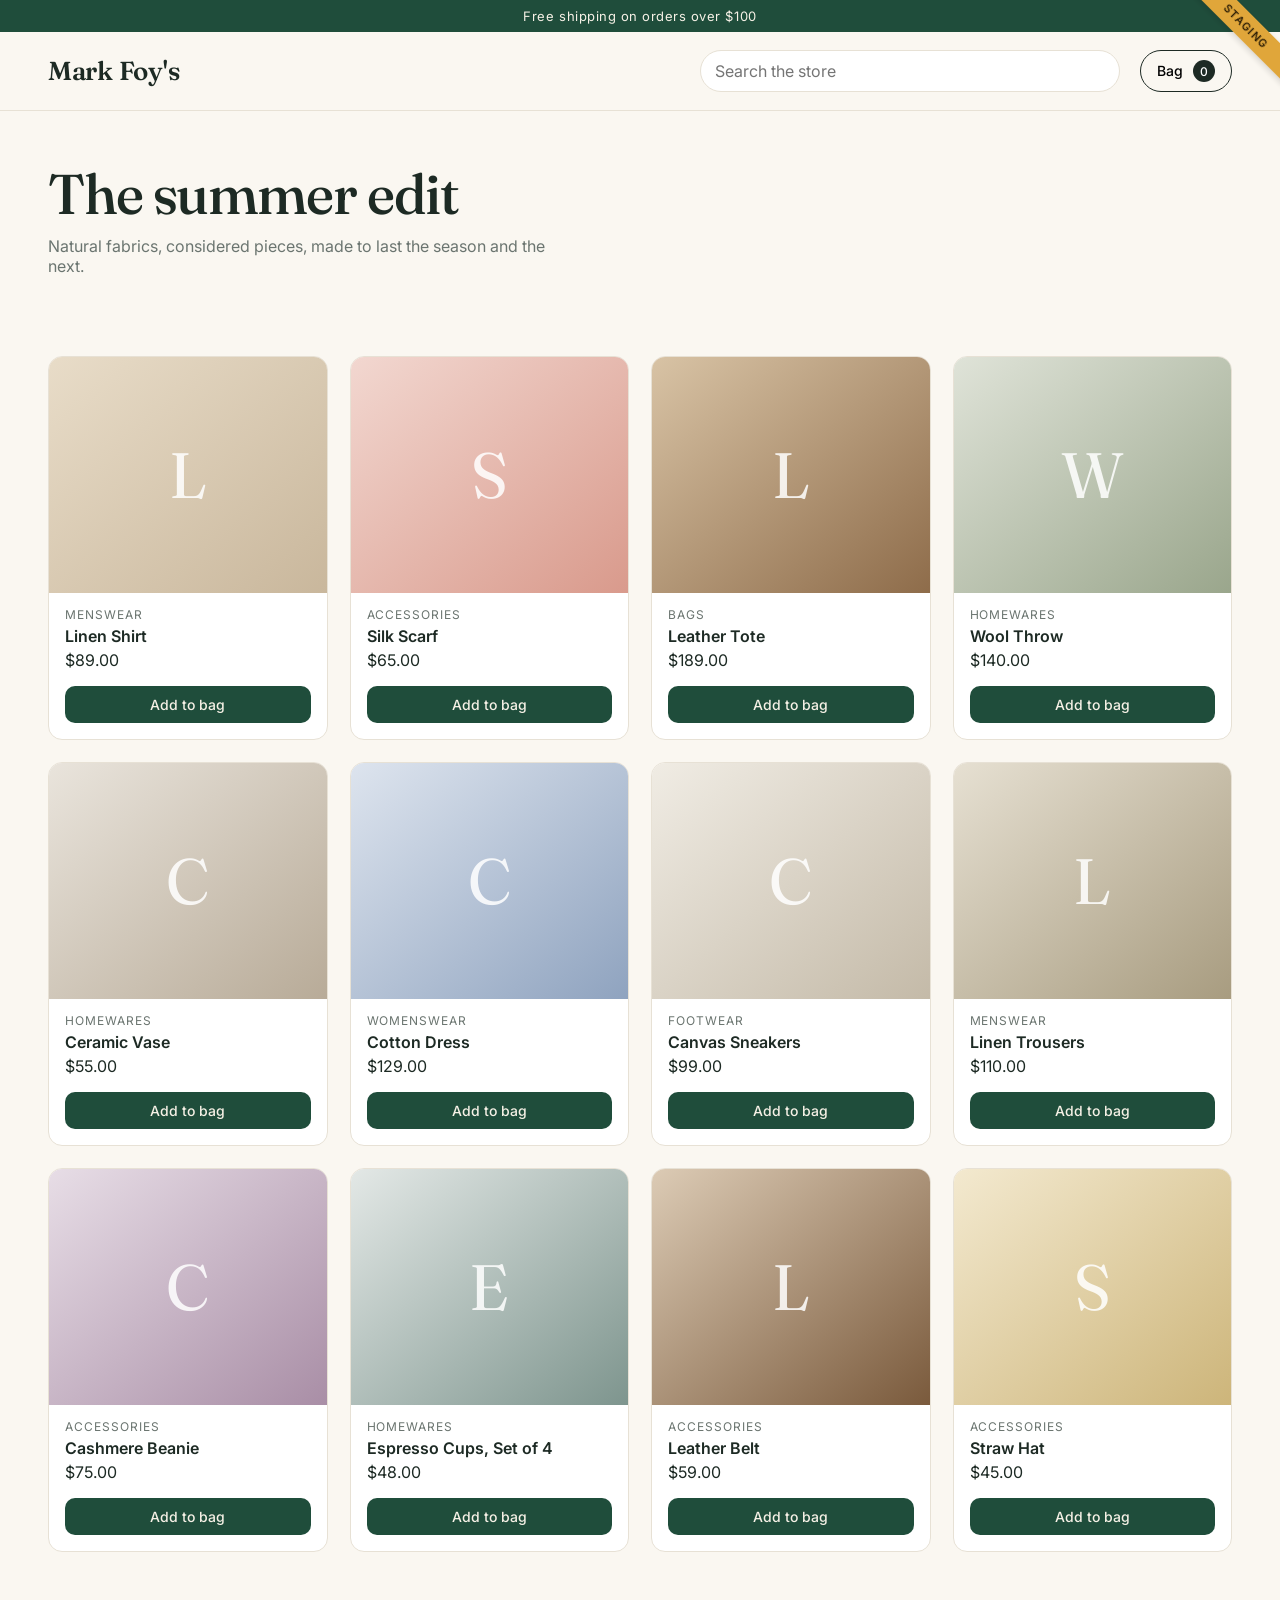
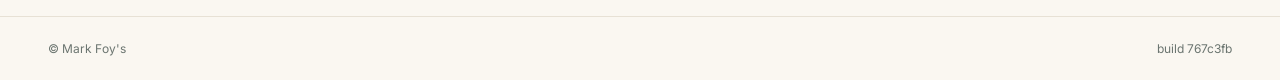
<file: index.html>
<!doctype html>
<html lang="en">
<head>
  <meta charset="utf-8">
  <meta name="viewport" content="width=device-width, initial-scale=1">
  <title>Mark Foy's</title>
  <link rel="preconnect" href="https://fonts.googleapis.com">
  <link href="https://fonts.googleapis.com/css2?family=Fraunces:opsz,wght@9..144,500;9..144,600&family=Inter:wght@400;500;600&display=swap" rel="stylesheet">
  <link rel="stylesheet" href="assets/styles.css">
</head>
<body>
  <div class="env-ribbon" id="env-ribbon" hidden></div>
  <div class="promo" data-testid="promo-banner">Free shipping on orders over $100</div>
  <header class="site-header">
    <a class="brand" href="./">Mark Foy's</a>
    <div class="search">
      <input id="search" data-testid="search-input" type="search" placeholder="Search the store" autocomplete="off">
    </div>
    <button class="bag-button" id="open-bag" data-testid="open-bag">Bag <span id="bag-count" data-testid="bag-count">0</span></button>
  </header>

  <main>
    <section class="hero">
      <h1>The summer edit</h1>
      <p>Natural fabrics, considered pieces, made to last the season and the next.</p>
    </section>
    <p class="results-note" id="results-note" data-testid="results-note"></p>
    <section class="grid" id="grid" data-testid="product-grid"></section>
  </main>

  <aside class="bag" id="bag" data-testid="bag" aria-hidden="true">
    <div class="bag-head">
      <h2>Your bag</h2>
      <button class="icon-button" id="close-bag" aria-label="Close bag">&times;</button>
    </div>
    <div class="bag-lines" id="bag-lines" data-testid="bag-lines"></div>
    <form class="code-form" id="code-form" data-testid="code-form">
      <input id="code-input" data-testid="code-input" placeholder="Discount code" autocomplete="off">
      <button type="submit" data-testid="apply-code">Apply</button>
    </form>
    <p class="code-msg" id="code-msg" data-testid="code-msg"></p>
    <div class="codes" id="codes" data-testid="applied-codes"></div>
    <dl class="totals" data-testid="totals">
      <div><dt>Subtotal</dt><dd id="t-subtotal" data-testid="subtotal"></dd></div>
      <div><dt>Discount</dt><dd id="t-discount" data-testid="discount"></dd></div>
      <div><dt>Shipping</dt><dd id="t-shipping" data-testid="shipping"></dd></div>
      <div class="grand"><dt>Total</dt><dd id="t-total" data-testid="total"></dd></div>
    </dl>
    <a class="checkout-button" href="checkout.html" data-testid="checkout">Checkout</a>
  </aside>
  <div class="scrim" id="scrim"></div>

  <footer class="site-footer"><span>&copy; Mark Foy's</span><span id="build" data-testid="build"></span></footer>
  <script type="module" src="src/ui/app.js"></script>
</body>
</html>
</file>
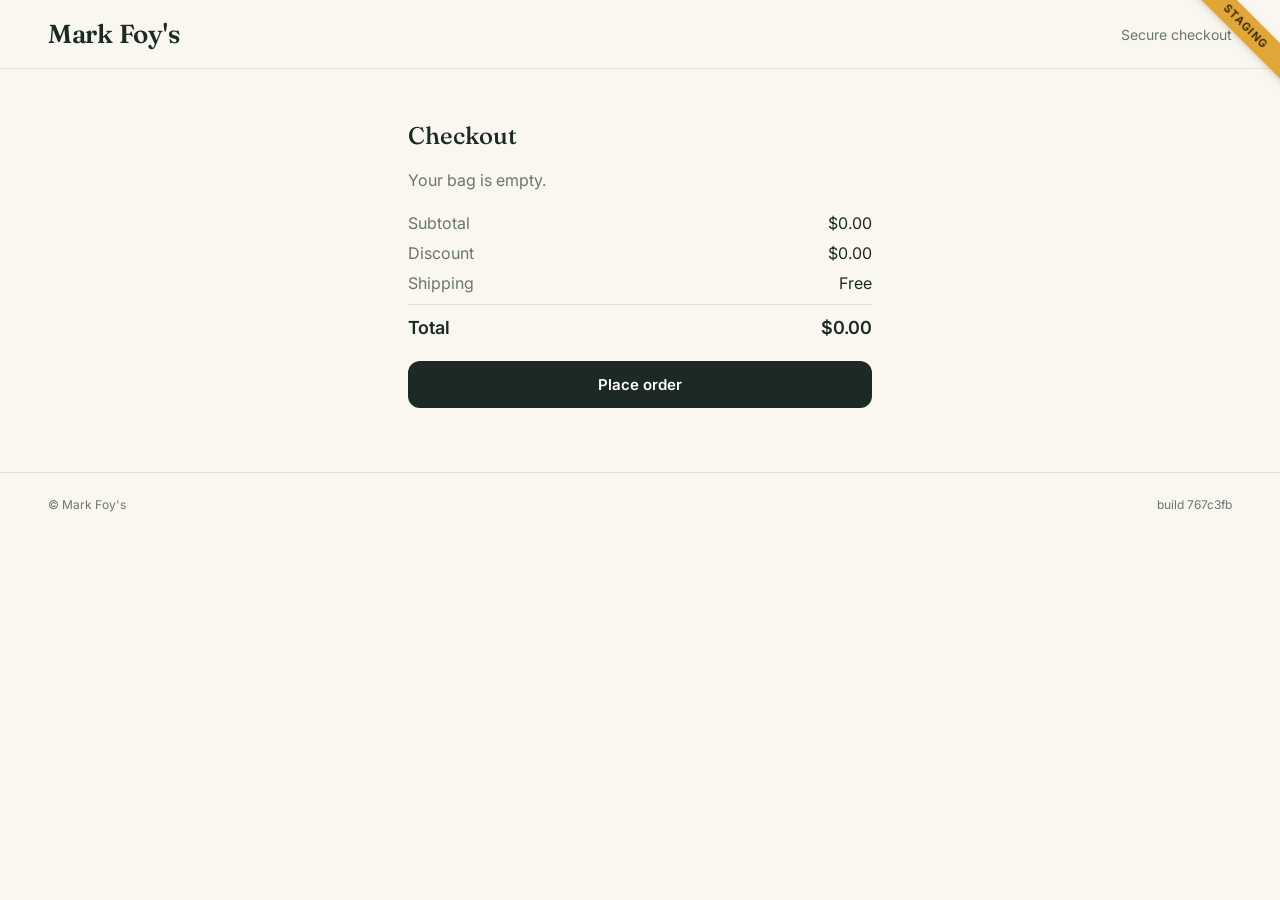
<file: checkout.html>
<!doctype html>
<html lang="en">
<head>
  <meta charset="utf-8">
  <meta name="viewport" content="width=device-width, initial-scale=1">
  <title>Checkout · Mark Foy's</title>
  <link href="https://fonts.googleapis.com/css2?family=Fraunces:opsz,wght@9..144,500;9..144,600&family=Inter:wght@400;500;600&display=swap" rel="stylesheet">
  <link rel="stylesheet" href="assets/styles.css">
</head>
<body>
  <div class="env-ribbon" id="env-ribbon" hidden></div>
  <header class="site-header">
    <a class="brand" href="./">Mark Foy's</a>
    <span class="secure">Secure checkout</span>
  </header>
  <main class="checkout">
    <section>
      <h1>Checkout</h1>
      <div id="summary-lines" data-testid="summary-lines"></div>
      <dl class="totals" data-testid="checkout-totals">
        <div><dt>Subtotal</dt><dd data-testid="subtotal" id="c-subtotal"></dd></div>
        <div><dt>Discount</dt><dd data-testid="discount" id="c-discount"></dd></div>
        <div><dt>Shipping</dt><dd data-testid="shipping" id="c-shipping"></dd></div>
        <div class="grand"><dt>Total</dt><dd data-testid="total" id="c-total"></dd></div>
      </dl>
      <button class="checkout-button" id="place-order" data-testid="place-order">Place order</button>
      <p class="confirm" id="confirm" data-testid="confirmation" hidden>Thank you. Your order is confirmed.</p>
    </section>
  </main>
  <footer class="site-footer"><span>&copy; Mark Foy's</span><span id="build" data-testid="build"></span></footer>
  <script type="module" src="src/ui/checkout.js"></script>
</body>
</html>
</file>
<file: assets/styles.css>
:root {
  --ink: #1d2a24;
  --muted: #6b7570;
  --paper: #faf7f1;
  --card: #ffffff;
  --line: #e7e1d5;
  --brand: #1f4d3b;
  --brand-ink: #f6f1e6;
  --accent: #b5643c;
}
* { box-sizing: border-box; }
body { margin: 0; font-family: Inter, system-ui, sans-serif; color: var(--ink); background: var(--paper); }
a { color: inherit; }
.promo { background: var(--brand); color: var(--brand-ink); text-align: center; font-size: 13px; letter-spacing: .04em; padding: 8px 16px; }
.env-ribbon { position: fixed; top: 14px; right: -38px; transform: rotate(45deg); background: #e0a63a; color: #2b1d05; font: 600 11px/1 Inter, sans-serif; letter-spacing: .12em; text-transform: uppercase; padding: 7px 44px; z-index: 50; box-shadow: 0 2px 6px rgba(0,0,0,.15); }
.site-header { display: flex; align-items: center; gap: 20px; padding: 18px clamp(16px, 4vw, 48px); border-bottom: 1px solid var(--line); background: var(--paper); position: sticky; top: 0; z-index: 10; }
.brand { font-family: Fraunces, Georgia, serif; font-weight: 600; font-size: 26px; text-decoration: none; letter-spacing: -.01em; }
.search { flex: 1; max-width: 420px; margin-left: auto; }
.search input { width: 100%; padding: 10px 14px; border: 1px solid var(--line); border-radius: 999px; background: #fff; font: inherit; }
.bag-button { border: 1px solid var(--ink); background: transparent; border-radius: 999px; padding: 9px 16px; font: 500 14px Inter, sans-serif; cursor: pointer; }
.bag-button span { display: inline-grid; place-items: center; min-width: 22px; height: 22px; margin-left: 6px; border-radius: 999px; background: var(--ink); color: #fff; font-size: 12px; }
.secure { margin-left: auto; color: var(--muted); font-size: 14px; }
main { padding: 0 clamp(16px, 4vw, 48px) 64px; }
.hero { padding: 48px 0 28px; }
.hero h1 { font-family: Fraunces, Georgia, serif; font-weight: 500; font-size: clamp(34px, 5vw, 56px); margin: 0 0 8px; letter-spacing: -.02em; }
.hero p { color: var(--muted); max-width: 520px; margin: 0; }
.results-note { color: var(--muted); min-height: 20px; }
.grid { display: grid; grid-template-columns: repeat(auto-fill, minmax(220px, 1fr)); gap: 22px; }
.card { background: var(--card); border: 1px solid var(--line); border-radius: 14px; overflow: hidden; display: flex; flex-direction: column; }
.art { aspect-ratio: 4 / 3.4; background: linear-gradient(140deg, var(--a), var(--b)); display: grid; place-items: center; }
.art span { font-family: Fraunces, Georgia, serif; font-size: 64px; color: rgba(255,255,255,.85); }
.meta { padding: 14px 16px 6px; }
.cat { margin: 0; font-size: 12px; text-transform: uppercase; letter-spacing: .08em; color: var(--muted); }
.meta h3 { margin: 4px 0; font-size: 16px; font-weight: 600; }
.price { margin: 0; }
.add { margin: 10px 16px 16px; padding: 10px; border: 0; border-radius: 10px; background: var(--brand); color: var(--brand-ink); font: 500 14px Inter, sans-serif; cursor: pointer; }
.add:hover { filter: brightness(1.1); }
.bag { position: fixed; top: 0; right: 0; height: 100%; width: min(420px, 100%); background: #fff; border-left: 1px solid var(--line); transform: translateX(100%); transition: transform .25s ease; z-index: 30; display: flex; flex-direction: column; padding: 22px; overflow-y: auto; }
.bag.open { transform: none; }
.scrim { position: fixed; inset: 0; background: rgba(20,25,22,.35); opacity: 0; pointer-events: none; transition: opacity .25s; z-index: 20; }
.scrim.show { opacity: 1; pointer-events: auto; }
.bag-head { display: flex; justify-content: space-between; align-items: center; }
.bag-head h2 { font-family: Fraunces, Georgia, serif; font-weight: 500; margin: 0; }
.icon-button { border: 0; background: none; font-size: 28px; cursor: pointer; }
.line { display: grid; grid-template-columns: 1fr auto; gap: 6px 12px; padding: 14px 0; border-bottom: 1px solid var(--line); }
.line-name { margin: 0; font-weight: 500; }
.line-price { margin: 2px 0 0; color: var(--muted); font-size: 14px; }
.qty { display: flex; align-items: center; gap: 4px; }
.qty button { width: 30px; height: 30px; border: 1px solid var(--line); background: #fff; border-radius: 8px; cursor: pointer; }
.qty input { width: 40px; text-align: center; padding: 5px; border: 1px solid var(--line); border-radius: 8px; font: inherit; }
.remove { grid-column: 1 / -1; justify-self: start; border: 0; background: none; color: var(--muted); font-size: 13px; padding: 0; cursor: pointer; text-decoration: underline; }
.empty { color: var(--muted); }
.code-form { display: flex; gap: 8px; margin-top: 18px; }
.code-form input { flex: 1; padding: 10px 12px; border: 1px solid var(--line); border-radius: 10px; font: inherit; text-transform: uppercase; }
.code-form button { padding: 10px 16px; border: 1px solid var(--ink); background: #fff; border-radius: 10px; font: 500 14px Inter, sans-serif; cursor: pointer; }
.code-msg { font-size: 13px; min-height: 18px; margin: 6px 0; }
.code-msg.ok { color: var(--brand); }
.code-msg.err { color: #a33; }
.codes { display: flex; flex-wrap: wrap; gap: 6px; }
.chip { background: #eef3ef; color: var(--brand); border-radius: 999px; padding: 4px 6px 4px 10px; font-size: 12px; }
.chip button { border: 0; background: none; cursor: pointer; color: inherit; }
.totals { margin: 18px 0; }
.totals div { display: flex; justify-content: space-between; padding: 5px 0; }
.totals dt { color: var(--muted); }
.totals dd { margin: 0; }
.totals .grand { border-top: 1px solid var(--line); margin-top: 6px; padding-top: 12px; font-weight: 600; font-size: 18px; }
.totals .grand dt { color: var(--ink); }
.checkout-button { display: block; text-align: center; text-decoration: none; padding: 14px; border-radius: 12px; background: var(--ink); color: #fff; font: 600 15px Inter, sans-serif; border: 0; cursor: pointer; width: 100%; }
.checkout-button:disabled { opacity: .5; }
.checkout { max-width: 560px; margin: 0 auto; padding-top: 32px; }
.checkout h1 { font-family: Fraunces, Georgia, serif; font-weight: 500; }
.confirm { color: var(--brand); font-weight: 500; }
.site-footer { display: flex; justify-content: space-between; padding: 24px clamp(16px, 4vw, 48px); color: var(--muted); font-size: 12px; border-top: 1px solid var(--line); }
@media (max-width: 640px) {
  .site-header { flex-wrap: wrap; gap: 12px; }
  .search { order: 3; max-width: none; flex-basis: 100%; }
  .bag-button { margin-left: auto; }
  .grid { grid-template-columns: repeat(2, 1fr); gap: 12px; }
  .art span { font-size: 44px; }
}
</file>
